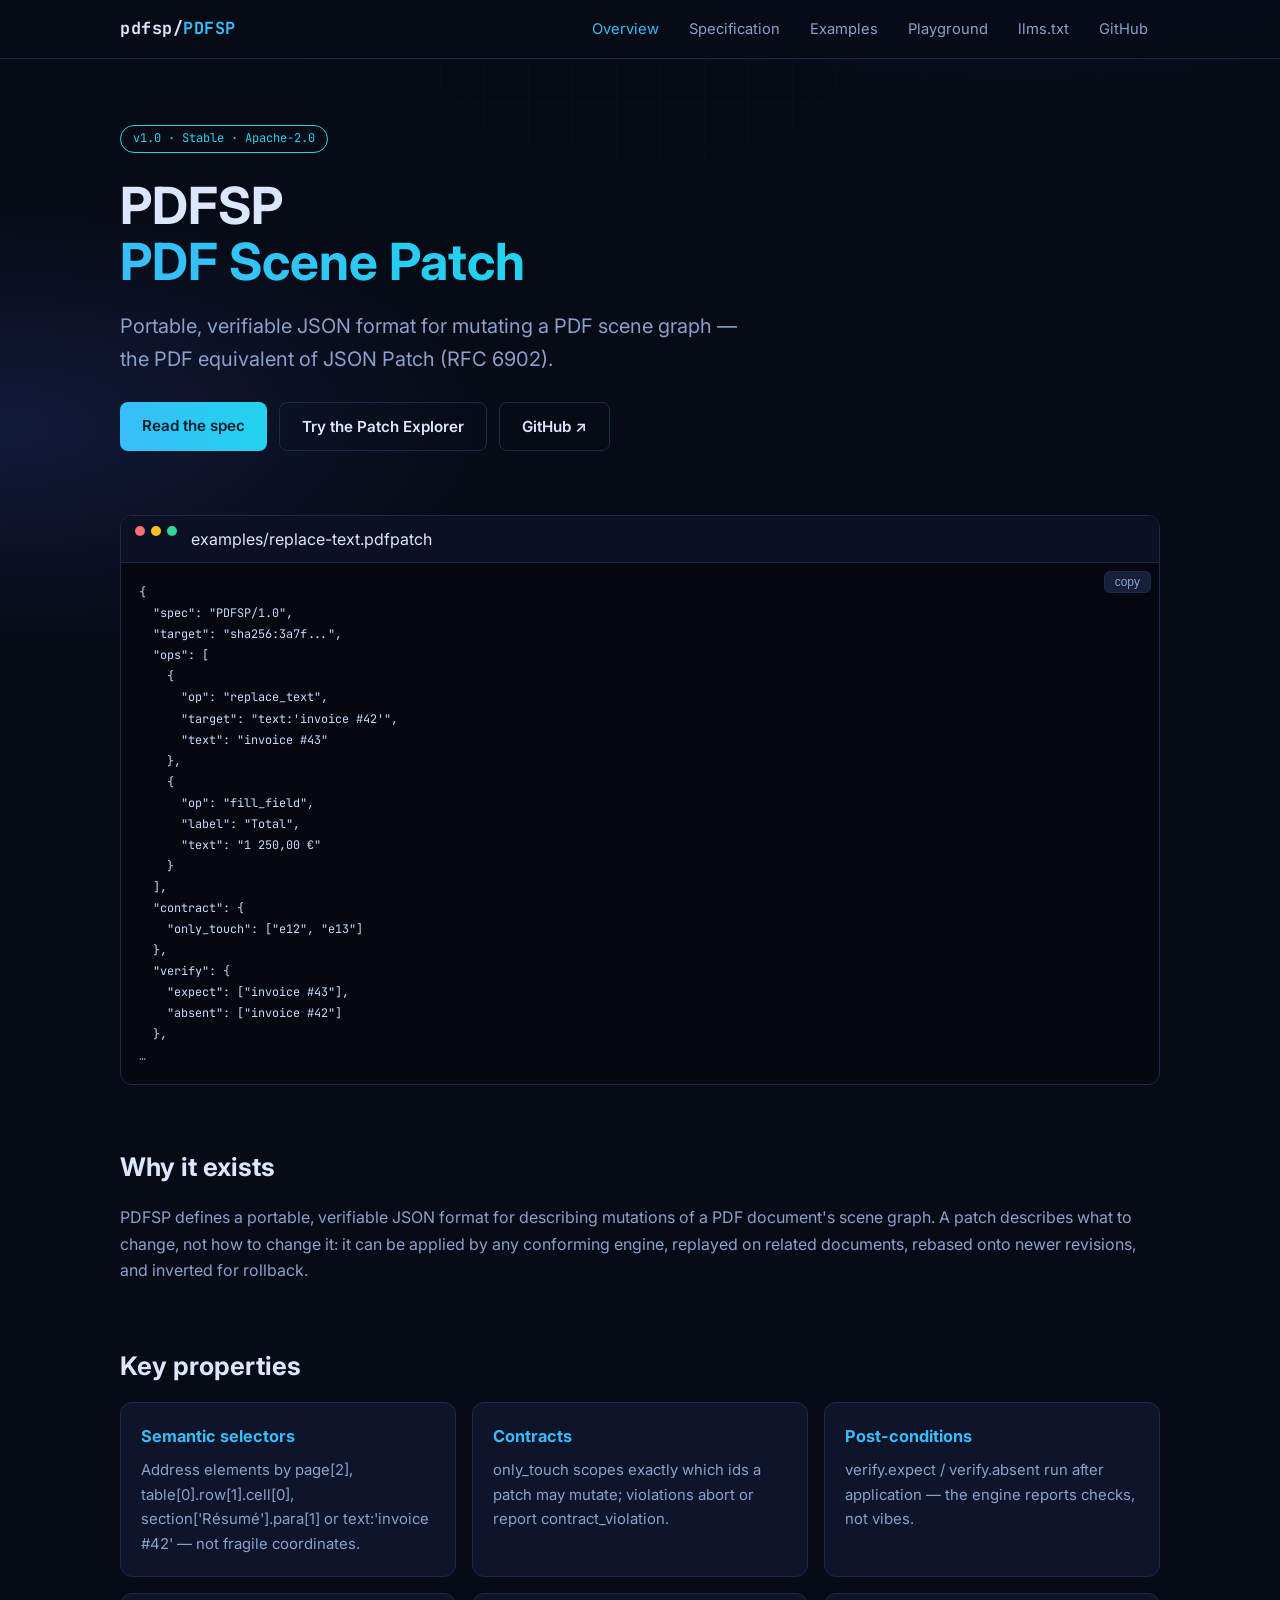
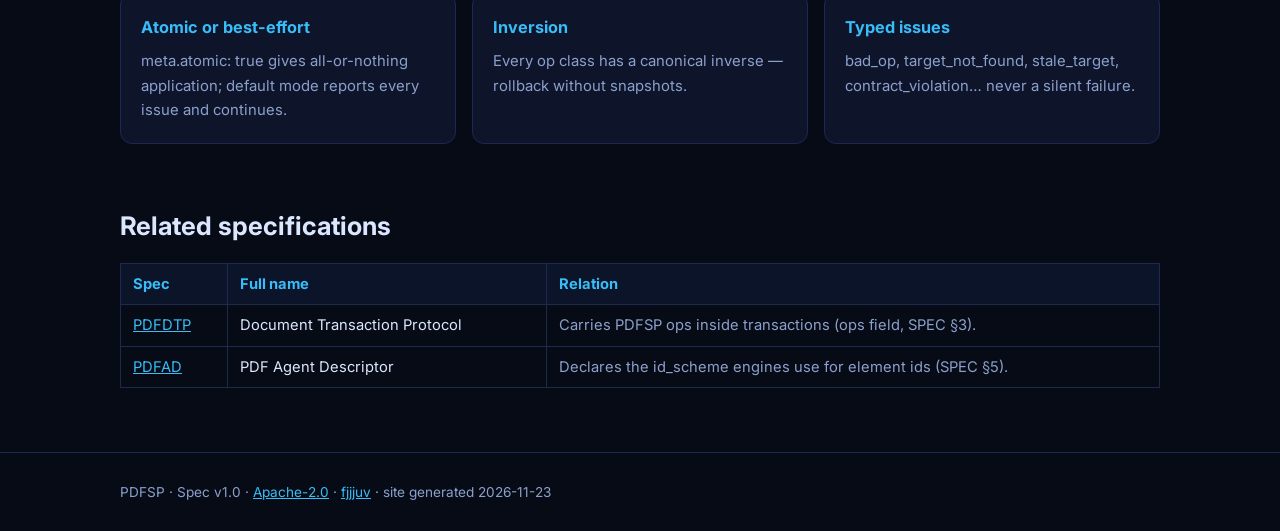
<file: index.html>
<!DOCTYPE html><html lang="en"><head>
<meta charset="utf-8"><meta name="viewport" content="width=device-width,initial-scale=1">
<link rel="icon" href="data:image/svg+xml,%3Csvg xmlns='http://www.w3.org/2000/svg' viewBox='0 0 32 32'%3E%3Crect width='32' height='32' rx='7' fill='%2338bdf8'/%3E%3Ctext x='16' y='22' font-family='monospace' font-size='17' font-weight='bold' text-anchor='middle' fill='%230a0f14'%3EP%3C/text%3E%3C/svg%3E">
<title>PDF Scene Patch — PDFSP specification</title>
<meta name="description" content="Portable, verifiable JSON format for mutating a PDF scene graph — the PDF equivalent of JSON Patch (RFC 6902).">
<meta name="keywords" content="PDF, JSON Patch, RFC 6902, scene graph, document editing, AI agents, specification, pdfsp">
<meta name="author" content="fjjjuv">
<meta name="robots" content="index,follow,max-image-preview:large">
<meta name="google-site-verification" content="nocbSCyC5NzmpgTq9Kfx1Qlyb-241ZbIsLIIe8kpEl4">
<link rel="canonical" href="https://fjjjuv.github.io/pdfsp/">
<meta property="og:type" content="article"><meta property="og:title" content="PDF Scene Patch — PDFSP specification">
<meta property="og:description" content="Portable, verifiable JSON format for mutating a PDF scene graph — the PDF equivalent of JSON Patch (RFC 6902)."><meta property="og:url" content="https://fjjjuv.github.io/pdfsp/">
<meta name="twitter:card" content="summary"><meta name="twitter:title" content="PDF Scene Patch — PDFSP specification">
<script type="application/ld+json">{"@context":"https://schema.org","@type":"TechArticle","headline":"PDF Scene Patch","description":"Portable, verifiable JSON format for mutating a PDF scene graph — the PDF equivalent of JSON Patch (RFC 6902).","author":{"@type":"Person","name":"fjjjuv","url":"https://github.com/fjjjuv"},"license":"https://www.apache.org/licenses/LICENSE-2.0","codeRepository":"https://github.com/fjjjuv/pdfsp","version":"1.0","inLanguage":"en"}</script>
<link rel="stylesheet" href="assets/style.css?v=5">
<link rel="preconnect" href="https://fonts.googleapis.com">
<link href="https://fonts.googleapis.com/css2?family=Inter:wght@400;600;700&family=JetBrains+Mono:wght@400;700&display=swap" rel="stylesheet">
</head><body>
<nav><div class="wrap"><a class="brand" href="index.html"><b>pdfsp/</b>PDFSP</a><div class="spacer"></div><a class="link active" href="index.html">Overview</a><a class="link" href="spec.html">Specification</a><a class="link" href="examples.html">Examples</a><a class="link" href="playground.html">Playground</a><a class="link" href="llms.txt">llms.txt</a><a class="link" href="https://github.com/fjjjuv/pdfsp">GitHub</a><button class="burger" aria-label="menu">≡</button></div></nav>
<header class="hero"><div class="wrap">
<div class="kicker" style="display:none"></div>
<div class="badge">v1.0 · Stable · Apache-2.0</div>
<h1>PDFSP<br><span class="grad">PDF Scene Patch</span></h1>
<p class="lede">Portable, verifiable JSON format for mutating a PDF scene graph — the PDF equivalent of JSON Patch (RFC 6902).</p>
<div class="cta"><a class="btn pri" href="spec.html">Read the spec</a><a class="btn sec" href="playground.html">Try the Patch Explorer</a><a class="btn sec" href="https://github.com/fjjjuv/pdfsp">GitHub ↗</a></div>
</div></header>
<section class="wrap"><div class="term"><div class="bar"><span class="dot" style="background:#f87171"></span><span class="dot" style="background:#fbbf24"></span><span class="dot" style="background:#34d399"></span><span style="margin-left:8px">examples/replace-text.pdfpatch</span></div><pre><code>{
  "spec": "PDFSP/1.0",
  "target": "sha256:3a7f...",
  "ops": [
    {
      "op": "replace_text",
      "target": "text:'invoice #42'",
      "text": "invoice #43"
    },
    {
      "op": "fill_field",
      "label": "Total",
      "text": "1 250,00 €"
    }
  ],
  "contract": {
    "only_touch": ["e12", "e13"]
  },
  "verify": {
    "expect": ["invoice #43"],
    "absent": ["invoice #42"]
  },&nbsp;
<span class='mut'>…</span></code></pre></div></section>
<section class="wrap"><h2>Why it exists</h2><p class="mut">PDFSP defines a portable, verifiable JSON format for describing mutations of a PDF document's scene graph. A patch describes what to change, not how to change it: it can be applied by any conforming engine, replayed on related documents, rebased onto newer revisions, and inverted for rollback.</p>
<h2>Key properties</h2><div class="grid"><div class="card"><h3>Semantic selectors</h3><p>Address elements by page[2], table[0].row[1].cell[0], section['Résumé'].para[1] or text:'invoice #42' — not fragile coordinates.</p></div><div class="card"><h3>Contracts</h3><p>only_touch scopes exactly which ids a patch may mutate; violations abort or report contract_violation.</p></div><div class="card"><h3>Post-conditions</h3><p>verify.expect / verify.absent run after application — the engine reports checks, not vibes.</p></div><div class="card"><h3>Atomic or best-effort</h3><p>meta.atomic: true gives all-or-nothing application; default mode reports every issue and continues.</p></div><div class="card"><h3>Inversion</h3><p>Every op class has a canonical inverse — rollback without snapshots.</p></div><div class="card"><h3>Typed issues</h3><p>bad_op, target_not_found, stale_target, contract_violation… never a silent failure.</p></div></div></section>
<section class="wrap"><h2>Related specifications</h2><div class="tblwrap"><table><tr><th>Spec</th><th>Full name</th><th>Relation</th></tr><tr><td><a href="https://github.com/fjjjuv/pdfdtp">PDFDTP</a></td><td>Document Transaction Protocol</td><td class="mut">Carries PDFSP ops inside transactions (ops field, SPEC §3).</td></tr><tr><td><a href="https://github.com/fjjjuv/pdfad">PDFAD</a></td><td>PDF Agent Descriptor</td><td class="mut">Declares the id_scheme engines use for element ids (SPEC §5).</td></tr></table></div>
</section>
<footer><div class="wrap">PDFSP · Spec v1.0 · <a href="https://github.com/fjjjuv/pdfsp/blob/main/LICENSE">Apache-2.0</a> · <a href="https://github.com/fjjjuv">fjjjuv</a> · site generated 2026-11-23</div></footer>
<script src="assets/main.js"></script></body></html>
</file>
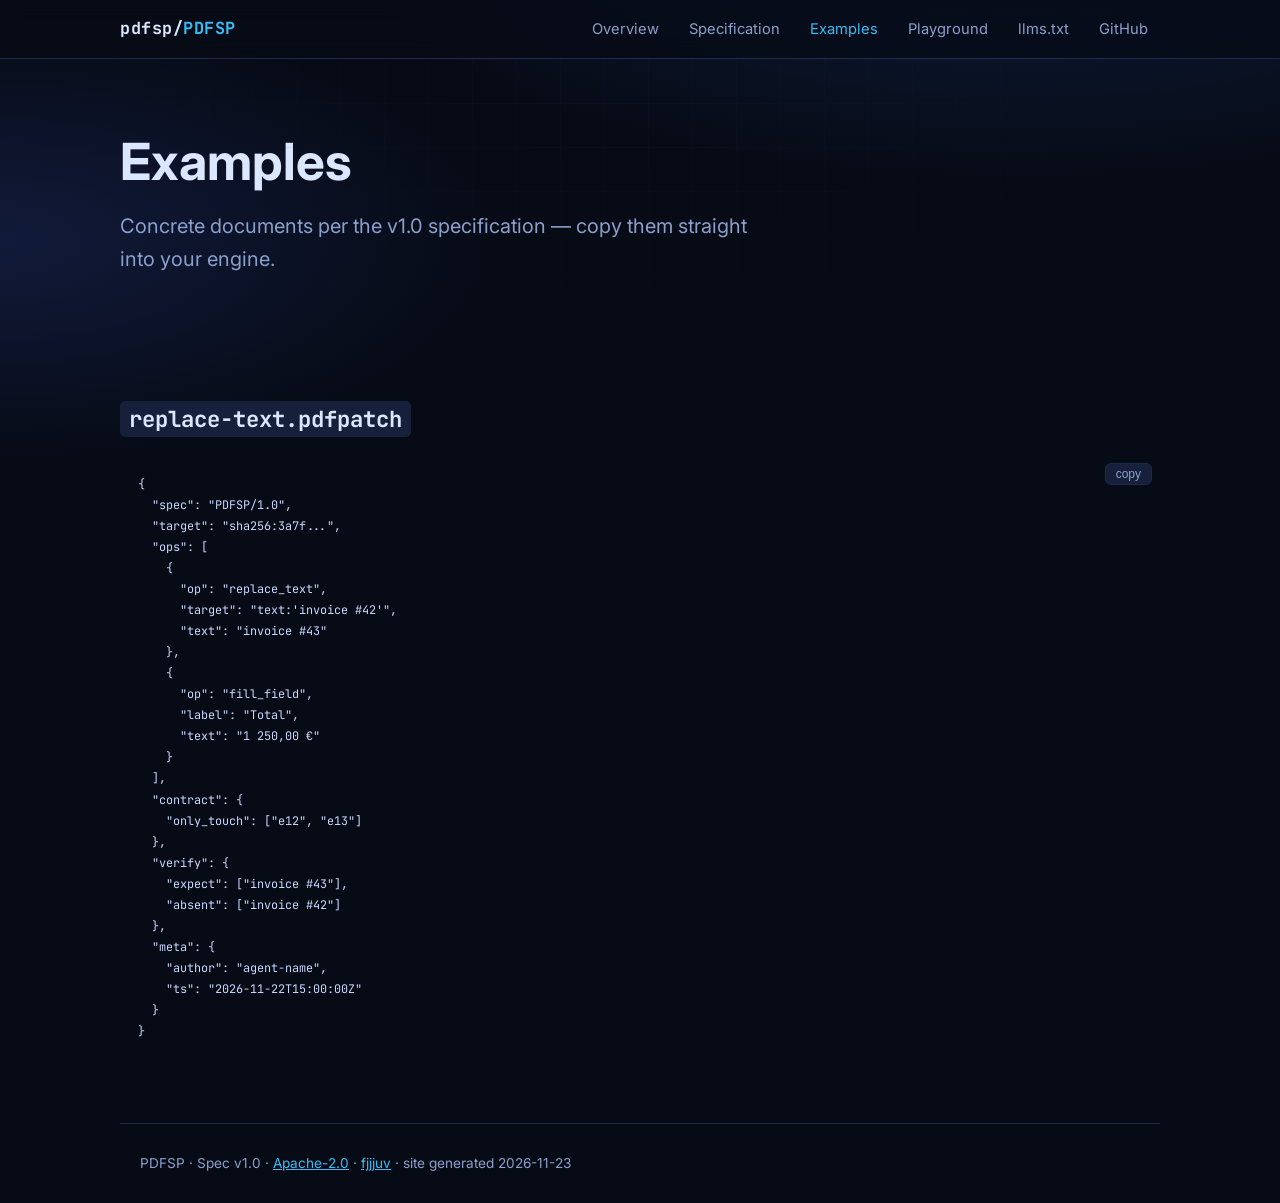
<file: examples.html>
<!DOCTYPE html><html lang="en"><head>
<meta charset="utf-8"><meta name="viewport" content="width=device-width,initial-scale=1">
<link rel="icon" href="data:image/svg+xml,%3Csvg xmlns='http://www.w3.org/2000/svg' viewBox='0 0 32 32'%3E%3Crect width='32' height='32' rx='7' fill='%2338bdf8'/%3E%3Ctext x='16' y='22' font-family='monospace' font-size='17' font-weight='bold' text-anchor='middle' fill='%230a0f14'%3EP%3C/text%3E%3C/svg%3E">
<title>PDFSP — Examples</title>
<meta name="description" content="Worked examples for PDFSP PDF Scene Patch.">
<meta name="keywords" content="PDF, JSON Patch, RFC 6902, scene graph, document editing, AI agents, specification, pdfsp">
<meta name="author" content="fjjjuv">
<meta name="robots" content="index,follow,max-image-preview:large">
<meta name="google-site-verification" content="nocbSCyC5NzmpgTq9Kfx1Qlyb-241ZbIsLIIe8kpEl4">
<link rel="canonical" href="https://fjjjuv.github.io/pdfsp/">
<meta property="og:type" content="article"><meta property="og:title" content="PDFSP — Examples">
<meta property="og:description" content="Worked examples for PDFSP PDF Scene Patch."><meta property="og:url" content="https://fjjjuv.github.io/pdfsp/">
<meta name="twitter:card" content="summary"><meta name="twitter:title" content="PDFSP — Examples">
<script type="application/ld+json">{"@context":"https://schema.org","@type":"TechArticle","headline":"PDF Scene Patch","description":"Worked examples for PDFSP PDF Scene Patch.","author":{"@type":"Person","name":"fjjjuv","url":"https://github.com/fjjjuv"},"license":"https://www.apache.org/licenses/LICENSE-2.0","codeRepository":"https://github.com/fjjjuv/pdfsp","version":"1.0","inLanguage":"en"}</script>
<link rel="stylesheet" href="assets/style.css?v=5">
<link rel="preconnect" href="https://fonts.googleapis.com">
<link href="https://fonts.googleapis.com/css2?family=Inter:wght@400;600;700&family=JetBrains+Mono:wght@400;700&display=swap" rel="stylesheet">
</head><body>
<nav><div class="wrap"><a class="brand" href="index.html"><b>pdfsp/</b>PDFSP</a><div class="spacer"></div><a class="link" href="index.html">Overview</a><a class="link" href="spec.html">Specification</a><a class="link active" href="examples.html">Examples</a><a class="link" href="playground.html">Playground</a><a class="link" href="llms.txt">llms.txt</a><a class="link" href="https://github.com/fjjjuv/pdfsp">GitHub</a><button class="burger" aria-label="menu">≡</button></div></nav>
<div class="wrap"><header class="hero"><h1>Examples</h1><p class="lede">Concrete documents per the v1.0 specification — copy them straight into your engine.</p></header>
<h2><code>replace-text.pdfpatch</code></h2><pre><code class="language-json">{
  "spec": "PDFSP/1.0",
  "target": "sha256:3a7f...",
  "ops": [
    {
      "op": "replace_text",
      "target": "text:'invoice #42'",
      "text": "invoice #43"
    },
    {
      "op": "fill_field",
      "label": "Total",
      "text": "1 250,00 €"
    }
  ],
  "contract": {
    "only_touch": ["e12", "e13"]
  },
  "verify": {
    "expect": ["invoice #43"],
    "absent": ["invoice #42"]
  },
  "meta": {
    "author": "agent-name",
    "ts": "2026-11-22T15:00:00Z"
  }
}
</code></pre>
<footer><div class="wrap">PDFSP · Spec v1.0 · <a href="https://github.com/fjjjuv/pdfsp/blob/main/LICENSE">Apache-2.0</a> · <a href="https://github.com/fjjjuv">fjjjuv</a> · site generated 2026-11-23</div></footer>
<script src="assets/main.js"></script></body></html>
</file>
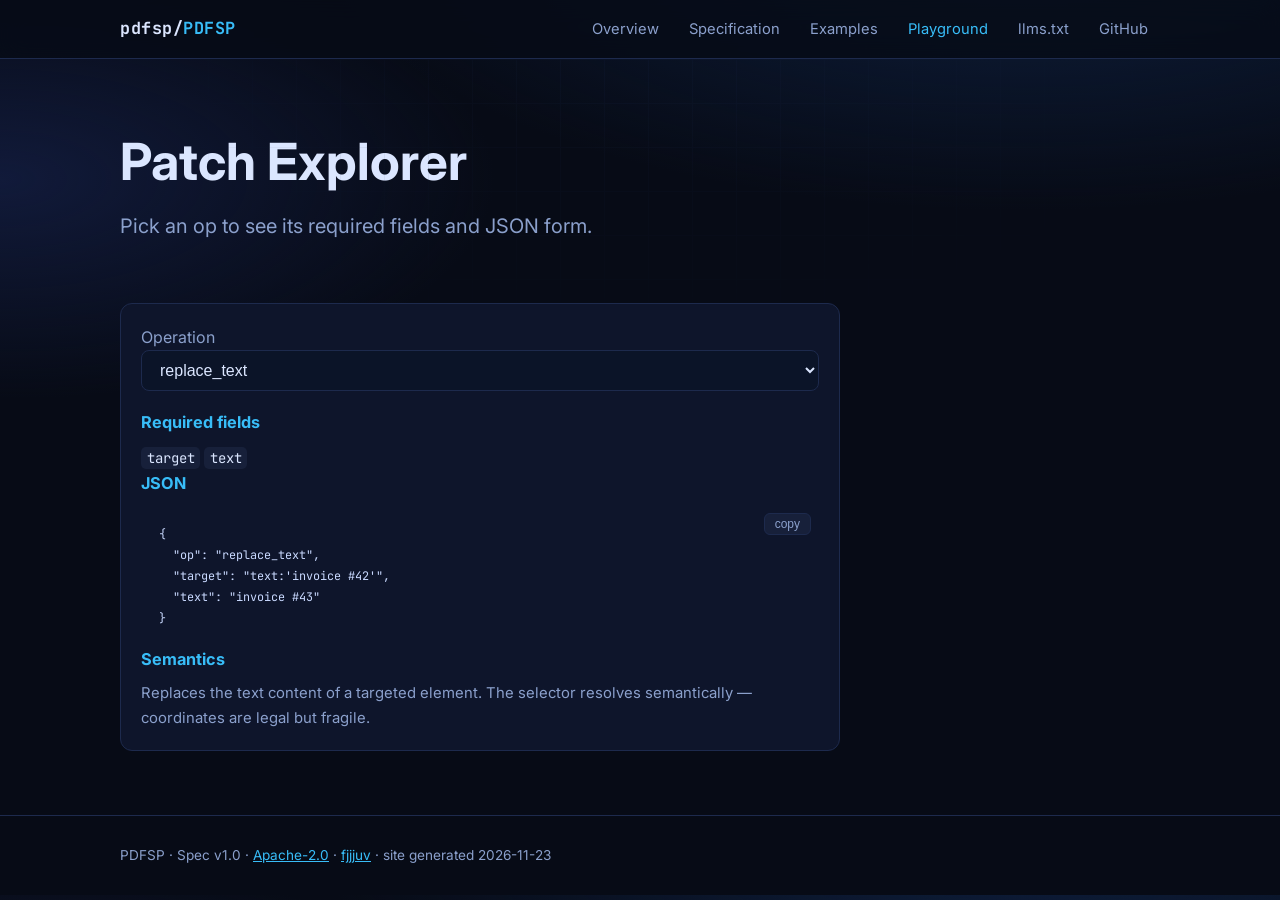
<file: playground.html>
<!DOCTYPE html><html lang="en"><head>
<meta charset="utf-8"><meta name="viewport" content="width=device-width,initial-scale=1">
<link rel="icon" href="data:image/svg+xml,%3Csvg xmlns='http://www.w3.org/2000/svg' viewBox='0 0 32 32'%3E%3Crect width='32' height='32' rx='7' fill='%2338bdf8'/%3E%3Ctext x='16' y='22' font-family='monospace' font-size='17' font-weight='bold' text-anchor='middle' fill='%230a0f14'%3EP%3C/text%3E%3C/svg%3E">
<title>PDFSP — Patch Explorer</title>
<meta name="description" content="Pick an op to see its required fields and JSON form.">
<meta name="keywords" content="PDF, JSON Patch, RFC 6902, scene graph, document editing, AI agents, specification, pdfsp">
<meta name="author" content="fjjjuv">
<meta name="robots" content="index,follow,max-image-preview:large">
<meta name="google-site-verification" content="nocbSCyC5NzmpgTq9Kfx1Qlyb-241ZbIsLIIe8kpEl4">
<link rel="canonical" href="https://fjjjuv.github.io/pdfsp/">
<meta property="og:type" content="article"><meta property="og:title" content="PDFSP — Patch Explorer">
<meta property="og:description" content="Pick an op to see its required fields and JSON form."><meta property="og:url" content="https://fjjjuv.github.io/pdfsp/">
<meta name="twitter:card" content="summary"><meta name="twitter:title" content="PDFSP — Patch Explorer">
<script type="application/ld+json">{"@context":"https://schema.org","@type":"TechArticle","headline":"PDF Scene Patch","description":"Pick an op to see its required fields and JSON form.","author":{"@type":"Person","name":"fjjjuv","url":"https://github.com/fjjjuv"},"license":"https://www.apache.org/licenses/LICENSE-2.0","codeRepository":"https://github.com/fjjjuv/pdfsp","version":"1.0","inLanguage":"en"}</script>
<link rel="stylesheet" href="assets/style.css?v=5">
<link rel="preconnect" href="https://fonts.googleapis.com">
<link href="https://fonts.googleapis.com/css2?family=Inter:wght@400;600;700&family=JetBrains+Mono:wght@400;700&display=swap" rel="stylesheet">
</head><body>
<nav><div class="wrap"><a class="brand" href="index.html"><b>pdfsp/</b>PDFSP</a><div class="spacer"></div><a class="link" href="index.html">Overview</a><a class="link" href="spec.html">Specification</a><a class="link" href="examples.html">Examples</a><a class="link active" href="playground.html">Playground</a><a class="link" href="llms.txt">llms.txt</a><a class="link" href="https://github.com/fjjjuv/pdfsp">GitHub</a><button class="burger" aria-label="menu">≡</button></div></nav>
<div class="wrap"><header class="hero"><h1>Patch Explorer</h1><p class="lede">Pick an op to see its required fields and JSON form.</p></header></div>
<section class="wrap"><div class="card" style="max-width:720px">
<label class="mut" for="op">Operation</label>
<select id="op"></select>
<h3 style="margin-top:18px">Required fields</h3><div id="need"></div>
<h3>JSON</h3><pre><code id="opout" class="language-json"></code></pre>
<h3>Semantics</h3><p class="mut" id="desc"></p></div></section>
<script src="assets/main.js"></script>
<script src="assets/play.js"></script>
<footer><div class="wrap">PDFSP · Spec v1.0 · <a href="https://github.com/fjjjuv/pdfsp/blob/main/LICENSE">Apache-2.0</a> · <a href="https://github.com/fjjjuv">fjjjuv</a> · site generated 2026-11-23</div></footer>
<script src="assets/main.js"></script></body></html>
</file>
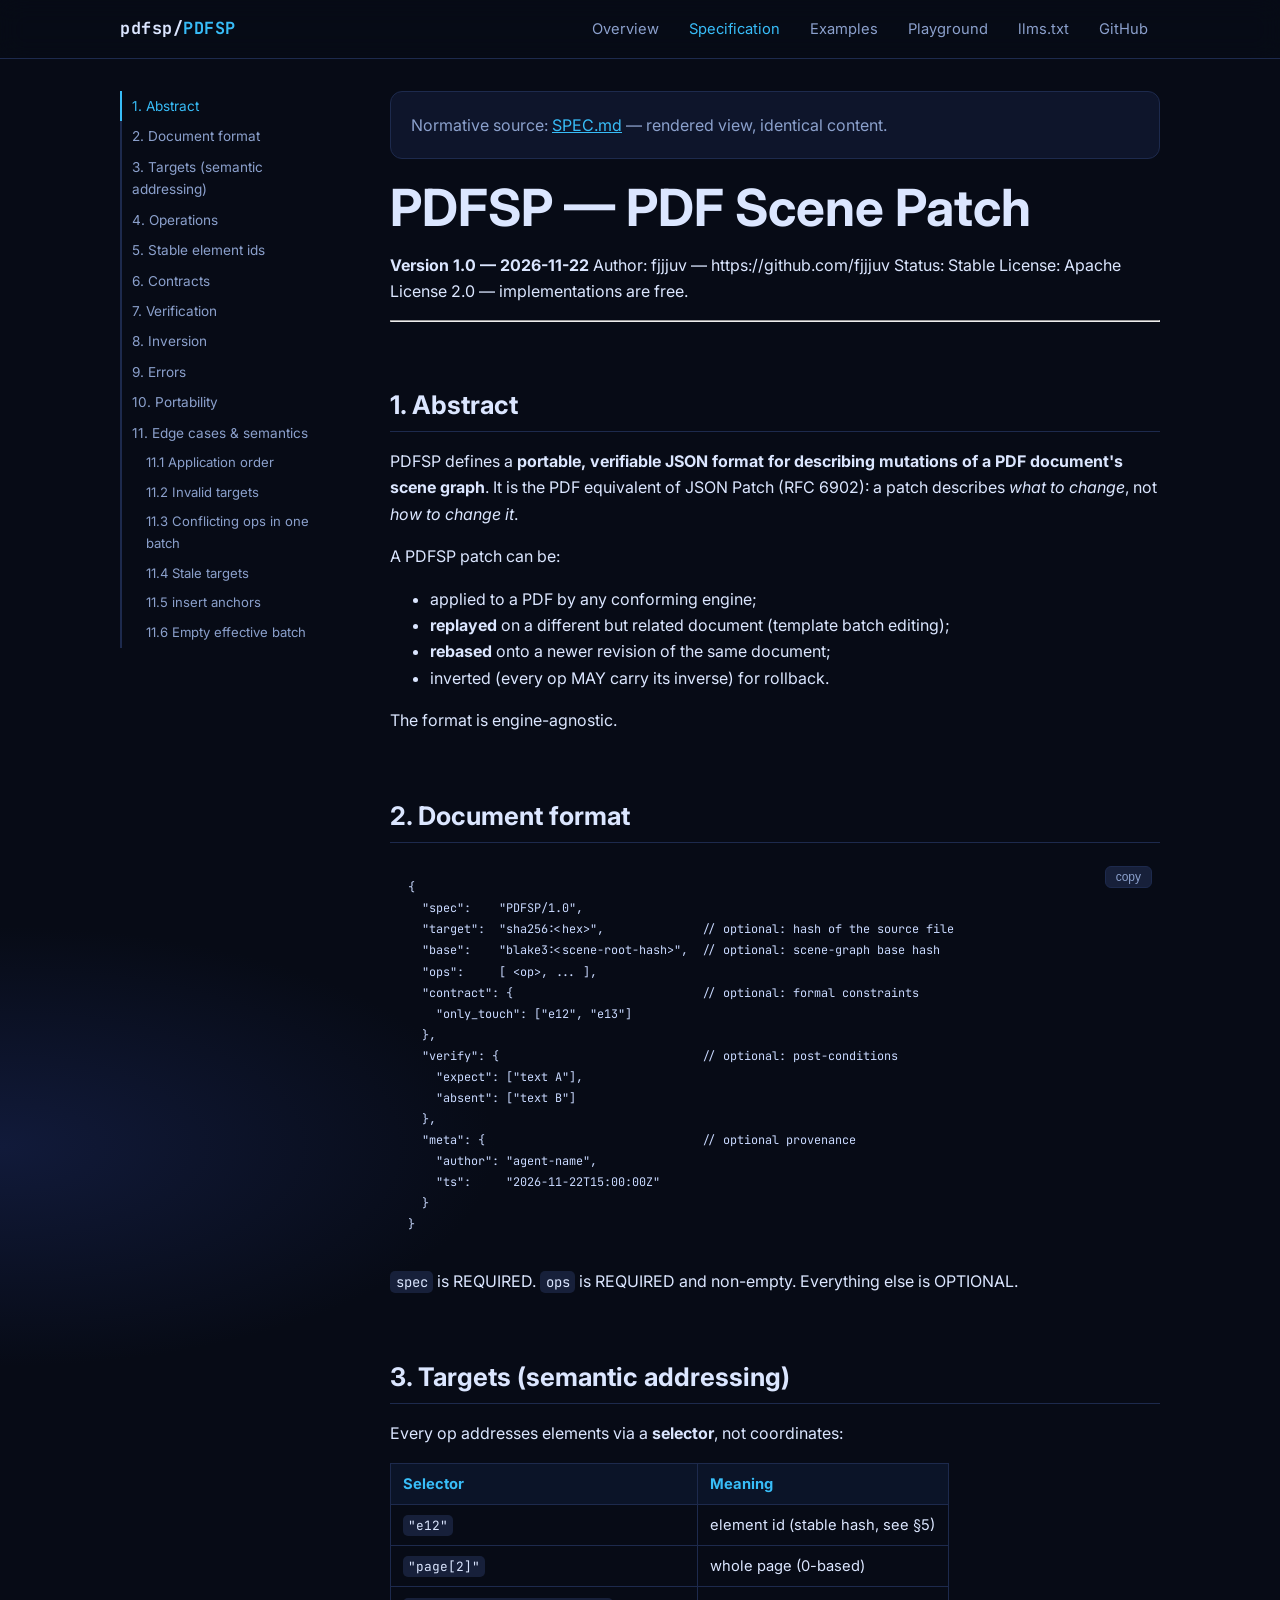
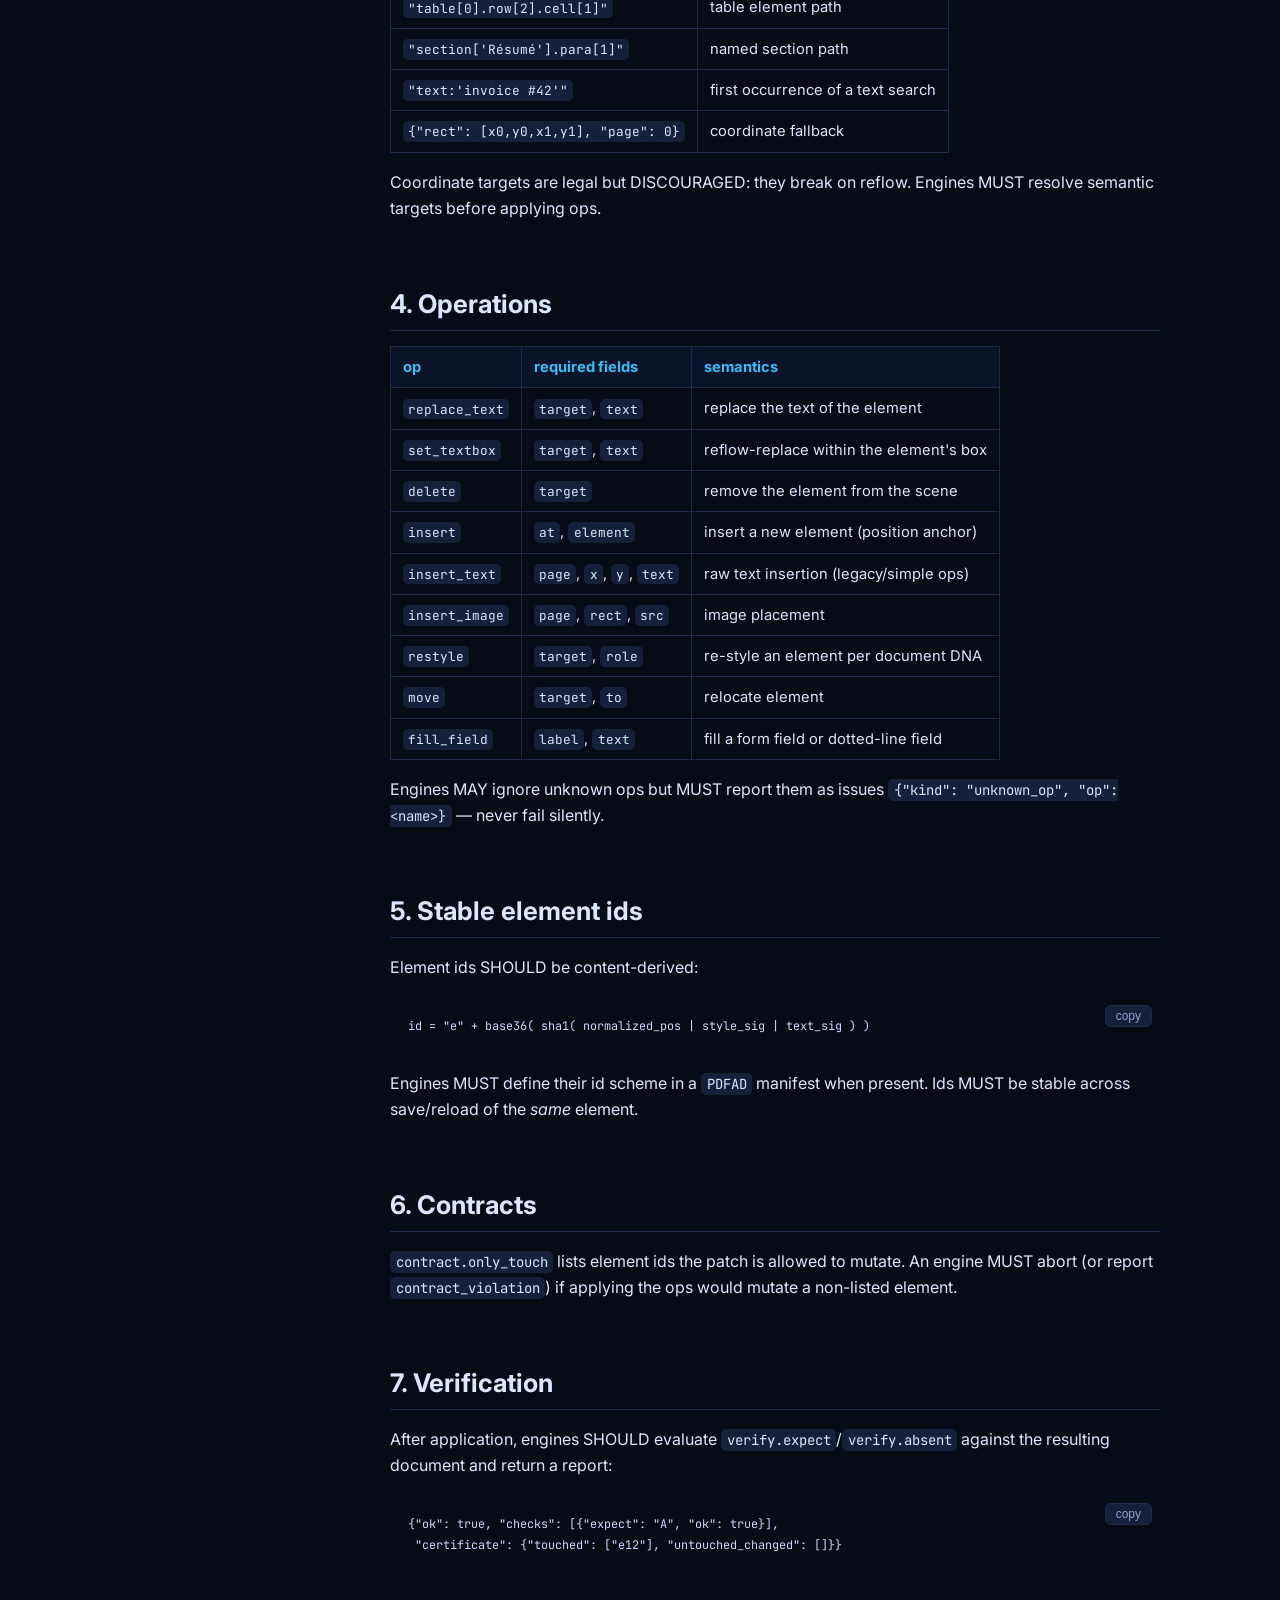
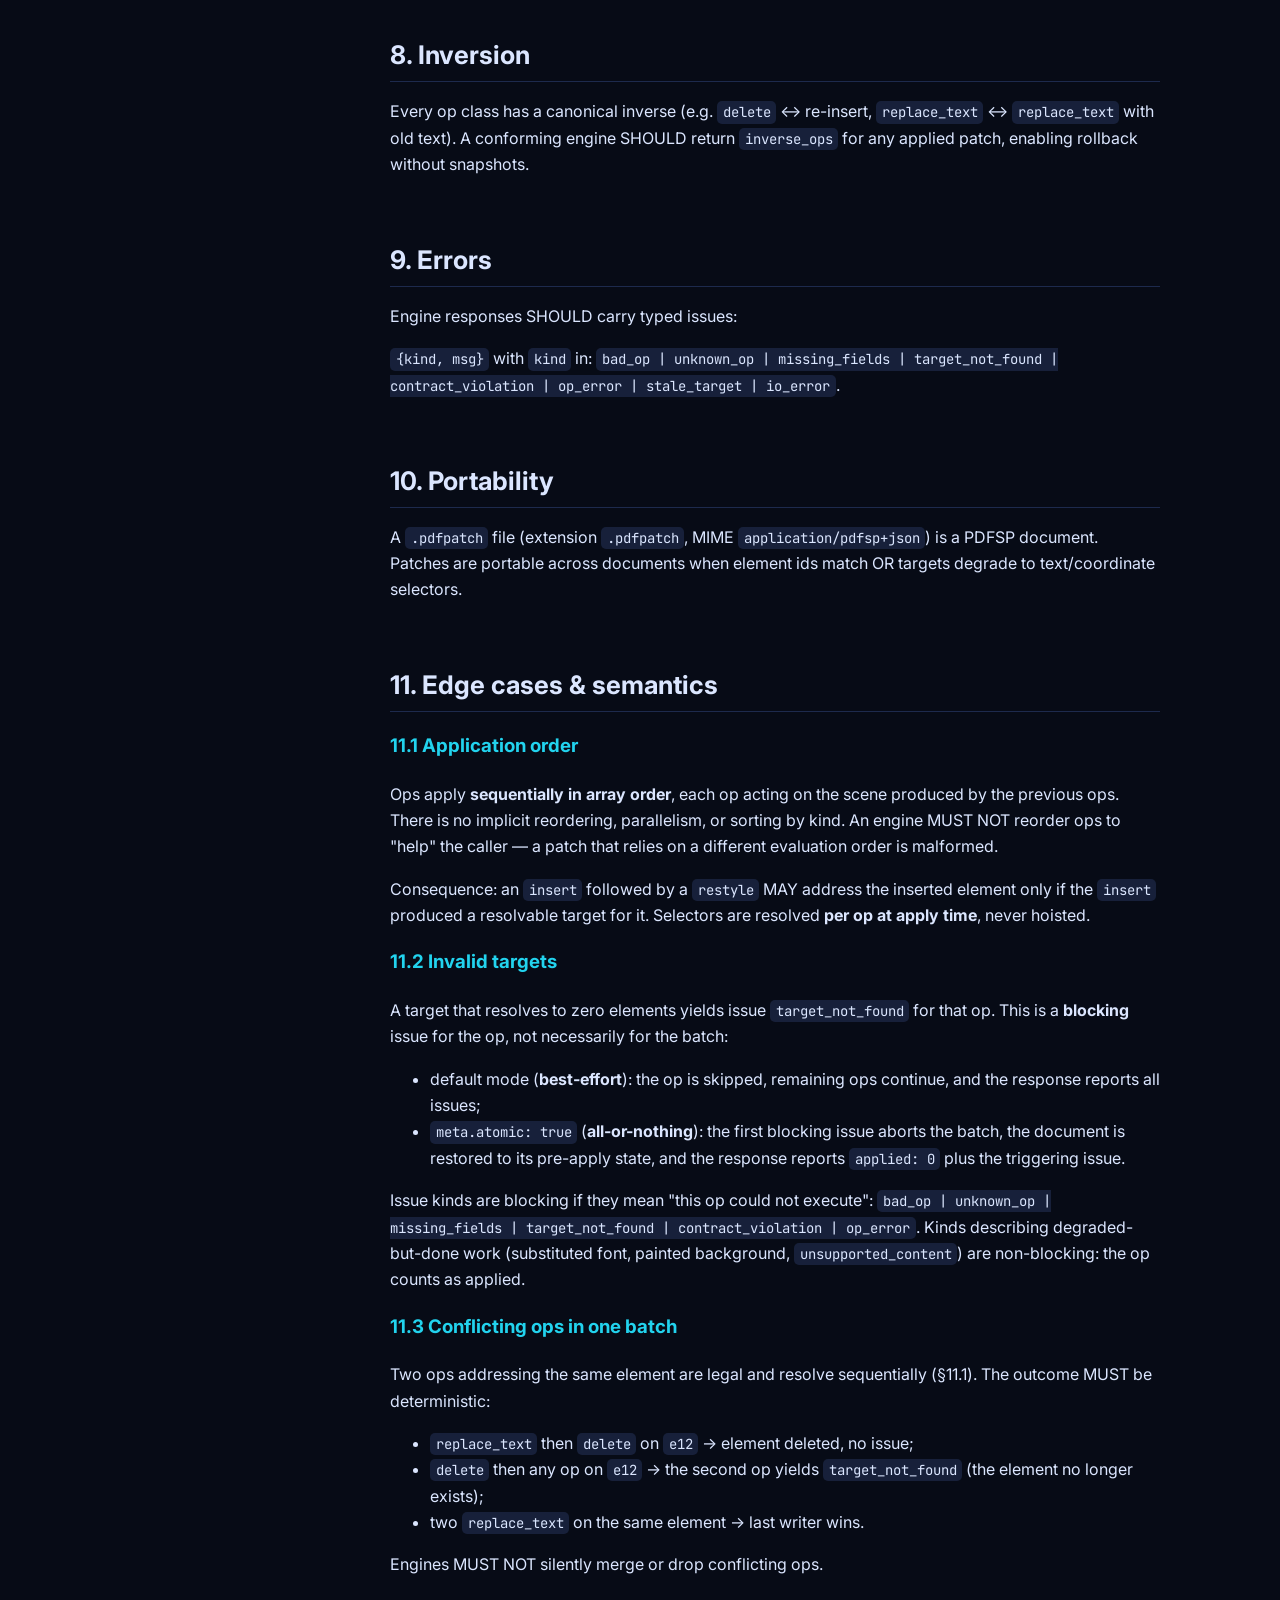
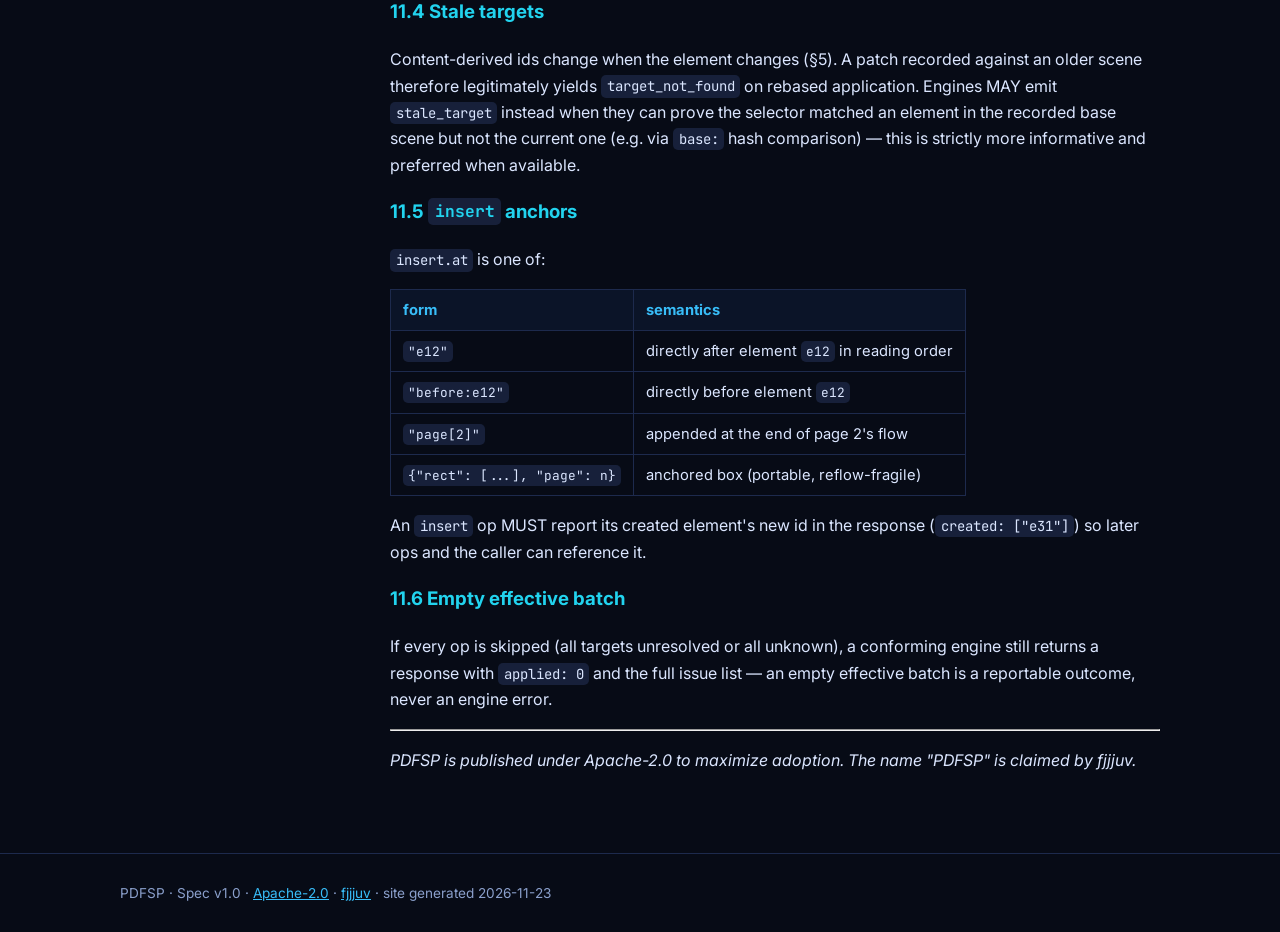
<file: spec.html>
<!DOCTYPE html><html lang="en"><head>
<meta charset="utf-8"><meta name="viewport" content="width=device-width,initial-scale=1">
<link rel="icon" href="data:image/svg+xml,%3Csvg xmlns='http://www.w3.org/2000/svg' viewBox='0 0 32 32'%3E%3Crect width='32' height='32' rx='7' fill='%2338bdf8'/%3E%3Ctext x='16' y='22' font-family='monospace' font-size='17' font-weight='bold' text-anchor='middle' fill='%230a0f14'%3EP%3C/text%3E%3C/svg%3E">
<title>PDFSP — Specification v1.0</title>
<meta name="description" content="Portable, verifiable JSON format for mutating a PDF scene graph — the PDF equivalent of JSON Patch (RFC 6902).">
<meta name="keywords" content="PDF, JSON Patch, RFC 6902, scene graph, document editing, AI agents, specification, pdfsp">
<meta name="author" content="fjjjuv">
<meta name="robots" content="index,follow,max-image-preview:large">
<meta name="google-site-verification" content="nocbSCyC5NzmpgTq9Kfx1Qlyb-241ZbIsLIIe8kpEl4">
<link rel="canonical" href="https://fjjjuv.github.io/pdfsp/">
<meta property="og:type" content="article"><meta property="og:title" content="PDFSP — Specification v1.0">
<meta property="og:description" content="Portable, verifiable JSON format for mutating a PDF scene graph — the PDF equivalent of JSON Patch (RFC 6902)."><meta property="og:url" content="https://fjjjuv.github.io/pdfsp/">
<meta name="twitter:card" content="summary"><meta name="twitter:title" content="PDFSP — Specification v1.0">
<script type="application/ld+json">{"@context":"https://schema.org","@type":"TechArticle","headline":"PDF Scene Patch","description":"Portable, verifiable JSON format for mutating a PDF scene graph — the PDF equivalent of JSON Patch (RFC 6902).","author":{"@type":"Person","name":"fjjjuv","url":"https://github.com/fjjjuv"},"license":"https://www.apache.org/licenses/LICENSE-2.0","codeRepository":"https://github.com/fjjjuv/pdfsp","version":"1.0","inLanguage":"en"}</script>
<link rel="stylesheet" href="assets/style.css?v=5">
<link rel="preconnect" href="https://fonts.googleapis.com">
<link href="https://fonts.googleapis.com/css2?family=Inter:wght@400;600;700&family=JetBrains+Mono:wght@400;700&display=swap" rel="stylesheet">
</head><body>
<nav><div class="wrap"><a class="brand" href="index.html"><b>pdfsp/</b>PDFSP</a><div class="spacer"></div><a class="link" href="index.html">Overview</a><a class="link active" href="spec.html">Specification</a><a class="link" href="examples.html">Examples</a><a class="link" href="playground.html">Playground</a><a class="link" href="llms.txt">llms.txt</a><a class="link" href="https://github.com/fjjjuv/pdfsp">GitHub</a><button class="burger" aria-label="menu">≡</button></div></nav>
<div class="wrap layout">
<aside class="toc"></aside>
<article>
<div class="card mut" style="margin-bottom:20px">Normative source: <a href="https://github.com/fjjjuv/pdfsp/blob/main/SPEC.md">SPEC.md</a> — rendered view, identical content.</div>
<h1 id="pdfsp-pdf-scene-patch">PDFSP — PDF Scene Patch</h1>
<p><strong>Version 1.0 — 2026-11-22</strong>
Author: fjjjuv — https://github.com/fjjjuv
Status: Stable
License: Apache License 2.0 — implementations are free.</p>
<hr />
<h2 id="1-abstract">1. Abstract</h2>
<p>PDFSP defines a <strong>portable, verifiable JSON format for describing mutations
of a PDF document's scene graph</strong>. It is the PDF equivalent of JSON Patch
(RFC 6902): a patch describes <em>what to change</em>, not <em>how to change it</em>.</p>
<p>A PDFSP patch can be:</p>
<ul>
<li>applied to a PDF by any conforming engine;</li>
<li><strong>replayed</strong> on a different but related document (template batch editing);</li>
<li><strong>rebased</strong> onto a newer revision of the same document;</li>
<li>inverted (every op MAY carry its inverse) for rollback.</li>
</ul>
<p>The format is engine-agnostic.</p>
<h2 id="2-document-format">2. Document format</h2>
<pre><code class="language-json">{
  &quot;spec&quot;:    &quot;PDFSP/1.0&quot;,
  &quot;target&quot;:  &quot;sha256:&lt;hex&gt;&quot;,              // optional: hash of the source file
  &quot;base&quot;:    &quot;blake3:&lt;scene-root-hash&gt;&quot;,  // optional: scene-graph base hash
  &quot;ops&quot;:     [ &lt;op&gt;, ... ],
  &quot;contract&quot;: {                           // optional: formal constraints
    &quot;only_touch&quot;: [&quot;e12&quot;, &quot;e13&quot;]
  },
  &quot;verify&quot;: {                             // optional: post-conditions
    &quot;expect&quot;: [&quot;text A&quot;],
    &quot;absent&quot;: [&quot;text B&quot;]
  },
  &quot;meta&quot;: {                               // optional provenance
    &quot;author&quot;: &quot;agent-name&quot;,
    &quot;ts&quot;:     &quot;2026-11-22T15:00:00Z&quot;
  }
}
</code></pre>
<p><code>spec</code> is REQUIRED. <code>ops</code> is REQUIRED and non-empty. Everything else is
OPTIONAL.</p>
<h2 id="3-targets-semantic-addressing">3. Targets (semantic addressing)</h2>
<p>Every op addresses elements via a <strong>selector</strong>, not coordinates:</p>
<table>
<thead>
<tr>
<th>Selector</th>
<th>Meaning</th>
</tr>
</thead>
<tbody>
<tr>
<td><code>"e12"</code></td>
<td>element id (stable hash, see §5)</td>
</tr>
<tr>
<td><code>"page[2]"</code></td>
<td>whole page (0-based)</td>
</tr>
<tr>
<td><code>"table[0].row[2].cell[1]"</code></td>
<td>table element path</td>
</tr>
<tr>
<td><code>"section['Résumé'].para[1]"</code></td>
<td>named section path</td>
</tr>
<tr>
<td><code>"text:'invoice #42'"</code></td>
<td>first occurrence of a text search</td>
</tr>
<tr>
<td><code>{"rect": [x0,y0,x1,y1], "page": 0}</code></td>
<td>coordinate fallback</td>
</tr>
</tbody>
</table>
<p>Coordinate targets are legal but DISCOURAGED: they break on reflow.
Engines MUST resolve semantic targets before applying ops.</p>
<h2 id="4-operations">4. Operations</h2>
<table>
<thead>
<tr>
<th>op</th>
<th>required fields</th>
<th>semantics</th>
</tr>
</thead>
<tbody>
<tr>
<td><code>replace_text</code></td>
<td><code>target</code>, <code>text</code></td>
<td>replace the text of the element</td>
</tr>
<tr>
<td><code>set_textbox</code></td>
<td><code>target</code>, <code>text</code></td>
<td>reflow-replace within the element's box</td>
</tr>
<tr>
<td><code>delete</code></td>
<td><code>target</code></td>
<td>remove the element from the scene</td>
</tr>
<tr>
<td><code>insert</code></td>
<td><code>at</code>, <code>element</code></td>
<td>insert a new element (position anchor)</td>
</tr>
<tr>
<td><code>insert_text</code></td>
<td><code>page</code>, <code>x</code>, <code>y</code>, <code>text</code></td>
<td>raw text insertion (legacy/simple ops)</td>
</tr>
<tr>
<td><code>insert_image</code></td>
<td><code>page</code>, <code>rect</code>, <code>src</code></td>
<td>image placement</td>
</tr>
<tr>
<td><code>restyle</code></td>
<td><code>target</code>, <code>role</code></td>
<td>re-style an element per document DNA</td>
</tr>
<tr>
<td><code>move</code></td>
<td><code>target</code>, <code>to</code></td>
<td>relocate element</td>
</tr>
<tr>
<td><code>fill_field</code></td>
<td><code>label</code>, <code>text</code></td>
<td>fill a form field or dotted-line field</td>
</tr>
</tbody>
</table>
<p>Engines MAY ignore unknown ops but MUST report them as issues
<code>{"kind": "unknown_op", "op": &lt;name&gt;}</code> — never fail silently.</p>
<h2 id="5-stable-element-ids">5. Stable element ids</h2>
<p>Element ids SHOULD be content-derived:</p>
<pre><code>id = &quot;e&quot; + base36( sha1( normalized_pos | style_sig | text_sig ) )
</code></pre>
<p>Engines MUST define their id scheme in a <code>PDFAD</code> manifest when present.
Ids MUST be stable across save/reload of the <em>same</em> element.</p>
<h2 id="6-contracts">6. Contracts</h2>
<p><code>contract.only_touch</code> lists element ids the patch is allowed to mutate.
An engine MUST abort (or report <code>contract_violation</code>) if applying the ops
would mutate a non-listed element.</p>
<h2 id="7-verification">7. Verification</h2>
<p>After application, engines SHOULD evaluate <code>verify.expect</code>/<code>verify.absent</code>
against the resulting document and return a report:</p>
<pre><code class="language-json">{&quot;ok&quot;: true, &quot;checks&quot;: [{&quot;expect&quot;: &quot;A&quot;, &quot;ok&quot;: true}],
 &quot;certificate&quot;: {&quot;touched&quot;: [&quot;e12&quot;], &quot;untouched_changed&quot;: []}}
</code></pre>
<h2 id="8-inversion">8. Inversion</h2>
<p>Every op class has a canonical inverse (e.g. <code>delete</code> ↔ re-insert,
<code>replace_text</code> ↔ <code>replace_text</code> with old text). A conforming engine
SHOULD return <code>inverse_ops</code> for any applied patch, enabling rollback
without snapshots.</p>
<h2 id="9-errors">9. Errors</h2>
<p>Engine responses SHOULD carry typed issues:</p>
<p><code>{kind, msg}</code> with <code>kind</code> in:
<code>bad_op | unknown_op | missing_fields | target_not_found |
contract_violation | op_error | stale_target | io_error</code>.</p>
<h2 id="10-portability">10. Portability</h2>
<p>A <code>.pdfpatch</code> file (extension <code>.pdfpatch</code>, MIME <code>application/pdfsp+json</code>)
is a PDFSP document. Patches are portable across documents when element
ids match OR targets degrade to text/coordinate selectors.</p>
<h2 id="11-edge-cases-semantics">11. Edge cases &amp; semantics</h2>
<h3 id="111-application-order">11.1 Application order</h3>
<p>Ops apply <strong>sequentially in array order</strong>, each op acting on the scene
produced by the previous ops. There is no implicit reordering,
parallelism, or sorting by kind. An engine MUST NOT reorder ops to
"help" the caller — a patch that relies on a different evaluation order
is malformed.</p>
<p>Consequence: an <code>insert</code> followed by a <code>restyle</code> MAY address the
inserted element only if the <code>insert</code> produced a resolvable target for
it. Selectors are resolved <strong>per op at apply time</strong>, never hoisted.</p>
<h3 id="112-invalid-targets">11.2 Invalid targets</h3>
<p>A target that resolves to zero elements yields issue
<code>target_not_found</code> for that op. This is a <strong>blocking</strong> issue for the op,
not necessarily for the batch:</p>
<ul>
<li>default mode (<strong>best-effort</strong>): the op is skipped, remaining ops
  continue, and the response reports all issues;</li>
<li><code>meta.atomic: true</code> (<strong>all-or-nothing</strong>): the first blocking issue
  aborts the batch, the document is restored to its pre-apply state,
  and the response reports <code>applied: 0</code> plus the triggering issue.</li>
</ul>
<p>Issue kinds are blocking if they mean "this op could not execute":
<code>bad_op | unknown_op | missing_fields | target_not_found |
contract_violation | op_error</code>. Kinds describing degraded-but-done
work (substituted font, painted background, <code>unsupported_content</code>)
are non-blocking: the op counts as applied.</p>
<h3 id="113-conflicting-ops-in-one-batch">11.3 Conflicting ops in one batch</h3>
<p>Two ops addressing the same element are legal and resolve
sequentially (§11.1). The outcome MUST be deterministic:</p>
<ul>
<li><code>replace_text</code> then <code>delete</code> on <code>e12</code> → element deleted, no issue;</li>
<li><code>delete</code> then any op on <code>e12</code> → the second op yields
  <code>target_not_found</code> (the element no longer exists);</li>
<li>two <code>replace_text</code> on the same element → last writer wins.</li>
</ul>
<p>Engines MUST NOT silently merge or drop conflicting ops.</p>
<h3 id="114-stale-targets">11.4 Stale targets</h3>
<p>Content-derived ids change when the element changes (§5). A patch
recorded against an older scene therefore legitimately yields
<code>target_not_found</code> on rebased application. Engines MAY emit
<code>stale_target</code> instead when they can prove the selector matched an
element in the recorded base scene but not the current one (e.g. via
<code>base:</code> hash comparison) — this is strictly more informative and
preferred when available.</p>
<h3 id="115-insert-anchors">11.5 <code>insert</code> anchors</h3>
<p><code>insert.at</code> is one of:</p>
<table>
<thead>
<tr>
<th>form</th>
<th>semantics</th>
</tr>
</thead>
<tbody>
<tr>
<td><code>"e12"</code></td>
<td>directly after element <code>e12</code> in reading order</td>
</tr>
<tr>
<td><code>"before:e12"</code></td>
<td>directly before element <code>e12</code></td>
</tr>
<tr>
<td><code>"page[2]"</code></td>
<td>appended at the end of page 2's flow</td>
</tr>
<tr>
<td><code>{"rect": [...], "page": n}</code></td>
<td>anchored box (portable, reflow-fragile)</td>
</tr>
</tbody>
</table>
<p>An <code>insert</code> op MUST report its created element's new id in the
response (<code>created: ["e31"]</code>) so later ops and the caller can
reference it.</p>
<h3 id="116-empty-effective-batch">11.6 Empty effective batch</h3>
<p>If every op is skipped (all targets unresolved or all unknown), a
conforming engine still returns a response with <code>applied: 0</code> and the
full issue list — an empty effective batch is a reportable outcome,
never an engine error.</p>
<hr />
<p><em>PDFSP is published under Apache-2.0 to maximize adoption. The name
"PDFSP" is claimed by fjjjuv.</em></p>
</article></div>
<footer><div class="wrap">PDFSP · Spec v1.0 · <a href="https://github.com/fjjjuv/pdfsp/blob/main/LICENSE">Apache-2.0</a> · <a href="https://github.com/fjjjuv">fjjjuv</a> · site generated 2026-11-23</div></footer>
<script src="assets/main.js"></script></body></html>
</file>
<file: assets/style.css>
:root{
  --bg:#070b16; --bg2:#0a1022; --card:#0e152b; --bd:#1d2a4d; --fg:#dbe6ff;
  --mut:#8ba0cc; --acc:#38bdf8; --acc2:#22d3ee; --ok:#34d399; --warn:#fbbf24;
  --mono:'JetBrains Mono',ui-monospace,SFMono-Regular,Menlo,Consolas,monospace;
}
*{box-sizing:border-box}
body{margin:0;font:16px/1.65 'Inter',-apple-system,Segoe UI,Roboto,sans-serif;
  color:var(--fg);background:
   radial-gradient(1200px 500px at 80% -10%,#0e2040 0%,transparent 60%),
   radial-gradient(900px 400px at 0% 20%,#111a3a 0%,transparent 55%),var(--bg);}
a{color:var(--acc)}a:visited{color:var(--acc2)}a:hover{filter:brightness(1.25)}
.wrap{max-width:1080px;margin:0 auto;padding:0 20px}
nav{position:sticky;top:0;z-index:50;background:rgba(7,11,22,.82);backdrop-filter:blur(12px);
  border-bottom:1px solid var(--bd)}
nav .wrap{display:flex;align-items:center;gap:6px;height:58px}
.brand{font-family:var(--mono);font-weight:700;color:var(--acc);letter-spacing:.5px;
  text-decoration:none;font-size:1.05rem}
.brand b{color:var(--fg)}
nav a.link{color:var(--mut);text-decoration:none;padding:6px 12px;border-radius:6px;font-size:.92rem}
nav a.link:hover{color:var(--fg);background:#ffffff10}
nav a.link.active{color:var(--acc)}
.spacer{flex:1}
.burger{display:none;background:none;border:1px solid var(--bd);border-radius:6px;color:var(--fg);
  font-size:1.2rem;padding:4px 10px;cursor:pointer}
.hero{padding:64px 0 40px;position:relative}
.hero::before{content:"";position:absolute;inset:0;pointer-events:none;
  background-image:linear-gradient(var(--bd) 1px,transparent 1px),
    linear-gradient(90deg,var(--bd) 1px,transparent 1px);
  background-size:44px 44px;opacity:.14;mask-image:radial-gradient(600px 300px at 50% 0,#000,transparent)}
.badge{display:inline-block;font-family:var(--mono);font-size:.75rem;color:var(--acc2);
  border:1px solid var(--acc2);border-radius:999px;padding:3px 12px;margin-bottom:14px}
h1{font-size:clamp(2rem,5vw,3.2rem);line-height:1.1;margin:.2em 0}
h1 .grad{background:linear-gradient(90deg,var(--acc),var(--acc2));-webkit-background-clip:text;background-clip:text;color:transparent}
.lede{color:var(--mut);font-size:clamp(1rem,2.4vw,1.25rem);max-width:640px}
.cta{display:flex;gap:12px;margin-top:26px;flex-wrap:wrap}
.btn{display:inline-block;padding:11px 22px;border-radius:8px;text-decoration:none;font-weight:600;font-size:.95rem;transition:.15s}
.btn.pri{background:linear-gradient(90deg,var(--acc),var(--acc2));color:#04202e}
.btn.sec{border:1px solid var(--bd);color:var(--fg)}
.btn:hover{transform:translateY(-2px)}
.grid{display:grid;gap:16px;grid-template-columns:repeat(auto-fit,minmax(250px,1fr))}
.card{background:var(--card);border:1px solid var(--bd);border-radius:12px;padding:20px}
.card h3{margin:0 0 8px;font-size:1.02rem;color:var(--acc)}
.card p{margin:0;color:var(--mut);font-size:.93rem}
.term{background:#05080f;border:1px solid var(--bd);border-radius:12px;overflow:hidden;margin:24px 0}
.term .bar{display:flex;gap:6px;padding:10px 14px;background:#0b1122;border-bottom:1px solid var(--bd)}
.term .dot{width:10px;height:10px;border-radius:50%}
pre{margin:0;padding:18px;overflow:auto;font-size:.85rem;line-height:1.55;color:#c9d9ff}
code,pre{font-family:var(--mono)}
code{background:#17203a;padding:.15em .4em;border-radius:5px;font-size:.87em}
pre code{background:none;padding:0}
h2{font-size:1.6rem;margin:2.4em 0 .6em}
.mut{color:var(--mut)}
.tblwrap{overflow-x:auto}
table{border-collapse:collapse;width:100%;font-size:.92rem}
td,th{border:1px solid var(--bd);padding:8px 12px;text-align:left;vertical-align:top}
th{background:#0b1428;color:var(--acc)}
footer{margin-top:64px;border-top:1px solid var(--bd);padding:28px 0;color:var(--mut);font-size:.85rem}
.layout{display:grid;grid-template-columns:230px minmax(0,1fr);gap:40px;padding-top:32px}
article{min-width:0}
article table{display:block;overflow-x:auto}
article img{max-width:100%;height:auto}
.toc{position:sticky;top:78px;align-self:start;max-height:calc(100vh - 100px);overflow:auto;font-size:.85rem}
.toc a{display:block;color:var(--mut);text-decoration:none;padding:4px 10px;border-left:2px solid var(--bd)}
.toc a.on{color:var(--acc);border-left-color:var(--acc)}
.toc a.l3{padding-left:24px;font-size:.82rem}
article h2{border-bottom:1px solid var(--bd);padding-bottom:.3rem}
article h3{color:var(--acc2)}
article a{color:var(--acc)}
.copy{position:relative}
.copy button{position:absolute;top:8px;right:8px;background:#17203a;border:1px solid var(--bd);color:var(--mut);
  border-radius:6px;padding:3px 10px;font-size:.75rem;cursor:pointer}
.copy button:hover{color:var(--fg)}
select,input[type=text]{background:#0b1428;border:1px solid var(--bd);color:var(--fg);border-radius:8px;padding:10px 14px;font-size:1rem;width:100%}
.steps{display:flex;gap:8px;flex-wrap:wrap;margin:18px 0}
.step{border:1px solid var(--bd);border-radius:8px;padding:8px 14px;font-family:var(--mono);font-size:.8rem;color:var(--mut);transition:.3s}
.step.on{border-color:var(--acc);color:var(--acc);box-shadow:0 0 14px #38bdf833}
@media (max-width:820px){
  .layout{grid-template-columns:minmax(0,1fr)}
  .toc{position:static;max-height:none;display:flex;flex-wrap:wrap;gap:4px}
  nav a.link{display:none}
  nav.open .wrap{flex-wrap:wrap;padding:8px 0;height:auto}
  nav.open a.link{display:block;width:100%}
  .burger{display:block}
}
</file>
